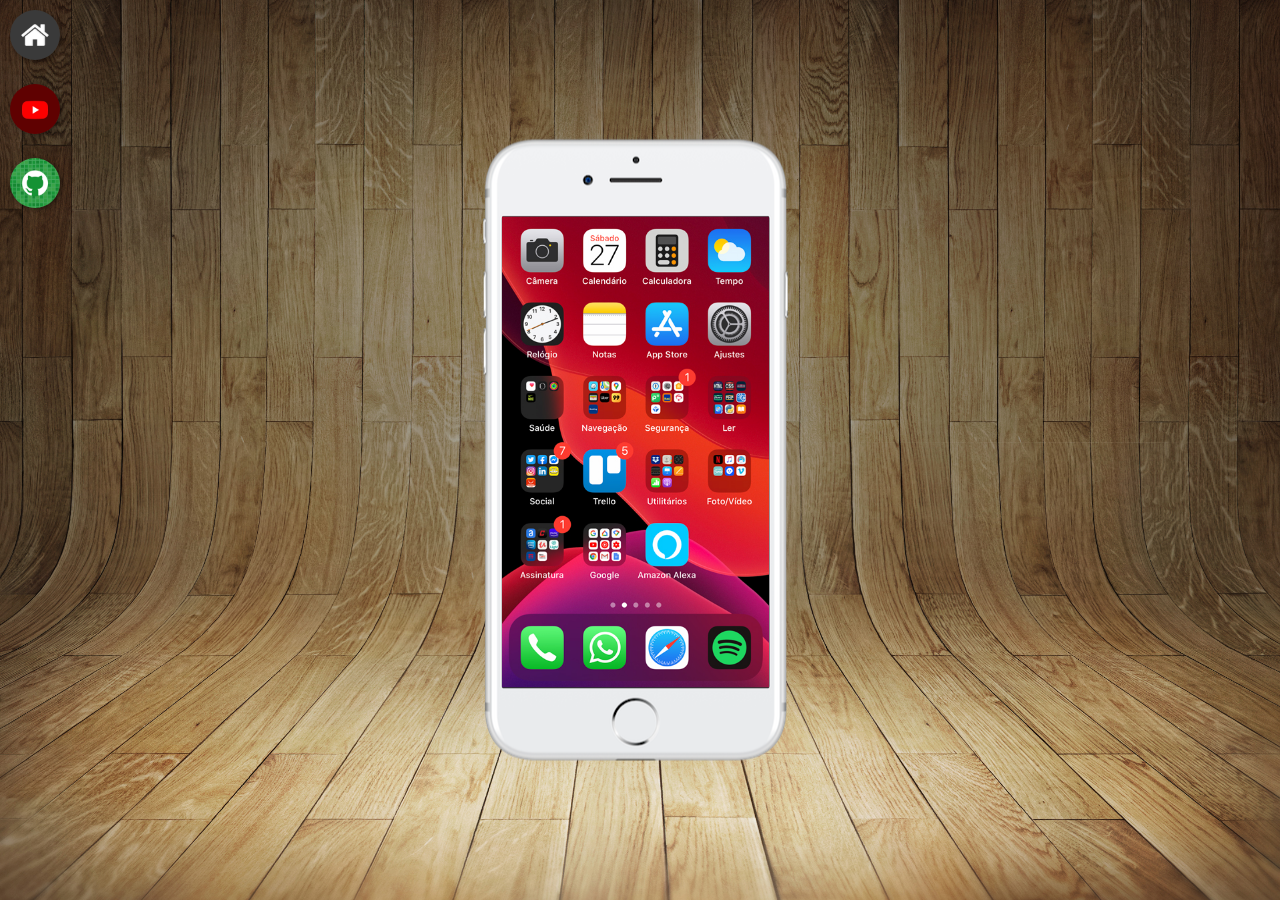
<file: index.html>
<!DOCTYPE html>
<html lang="pt-br">
<head>
    <meta charset="UTF-8">
    <meta name="viewport" content="width=device-width, initial-scale=1.0">
    <link rel="shortcut icon" href="favicon.ico" type="image/x-icon">
    <link rel="stylesheet" href="estilos/style.css">
    <title>Projeto redes socias</title>
</head>
<body>
    <main>
        <section id="telefone">
            <iframe src="home.html" name="tela" id="tela" frameborder="0">
                Seu navegador não é compatível com isso.
            </iframe>
        </section>
        <section id="redes-sociais">
            <a href="home.html" target="tela"><img src="imagens/logo-home.jpg" alt="Home"></a><br>
            <a href="youtube.html" target="tela"><img src="imagens/logo-youtube.jpg" alt="Youtube"></a><br>
            <a href="github.html" target="tela"><img src="imagens/logo-github.jpg" alt="Github"></a><br>
        </section>
    </main>
</body>
</html>
</file>
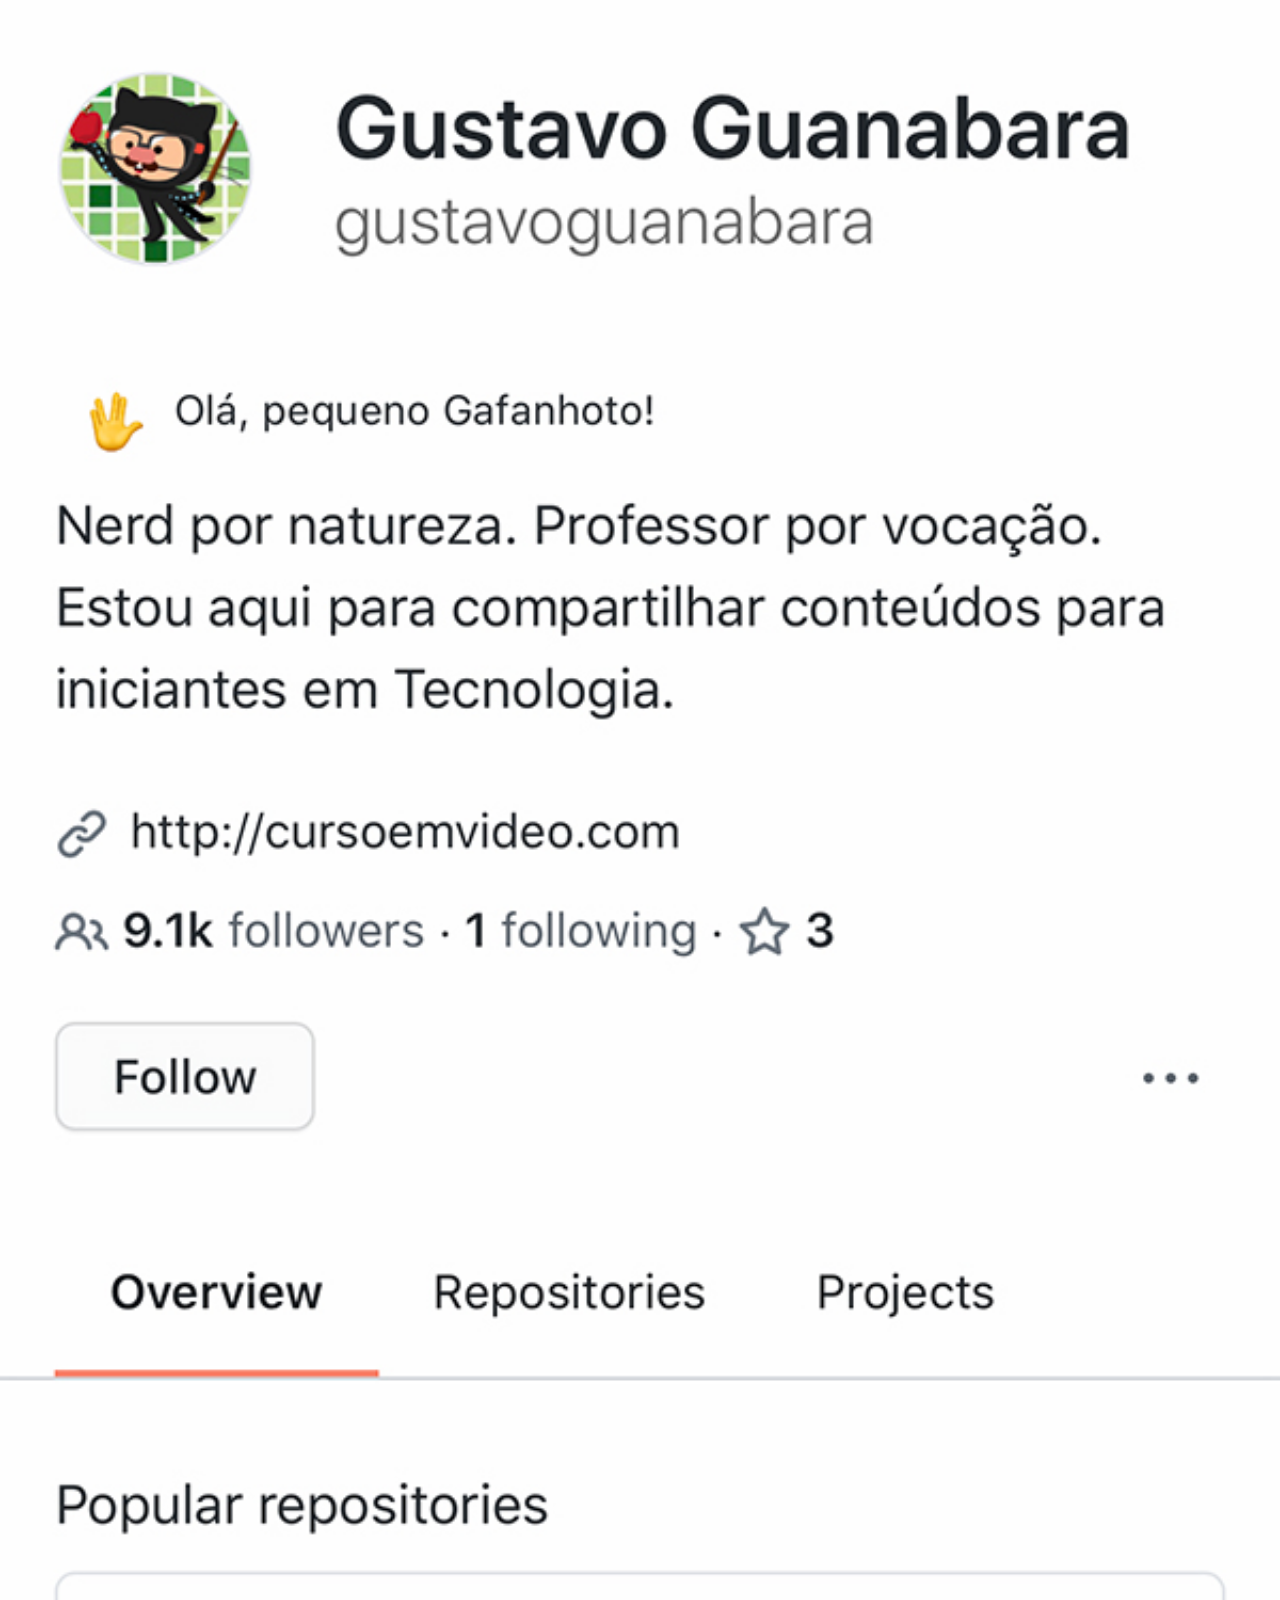
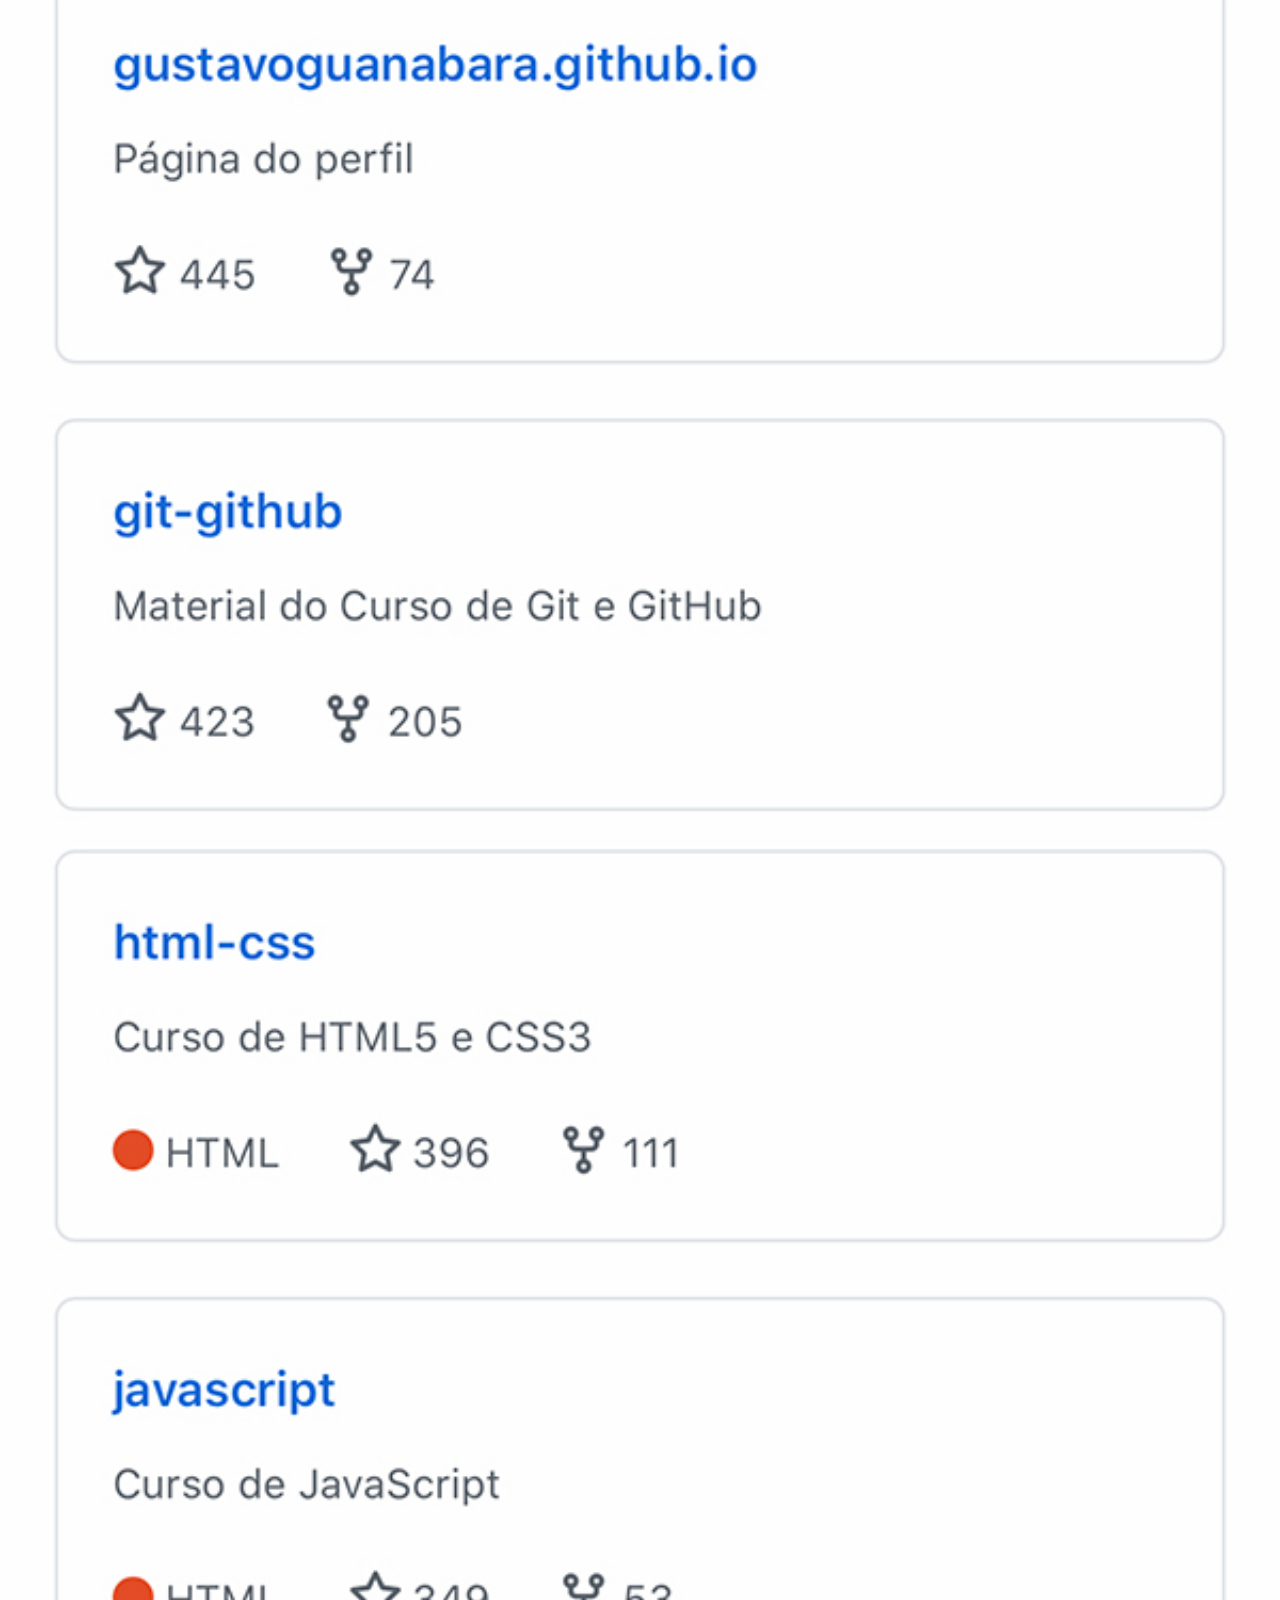
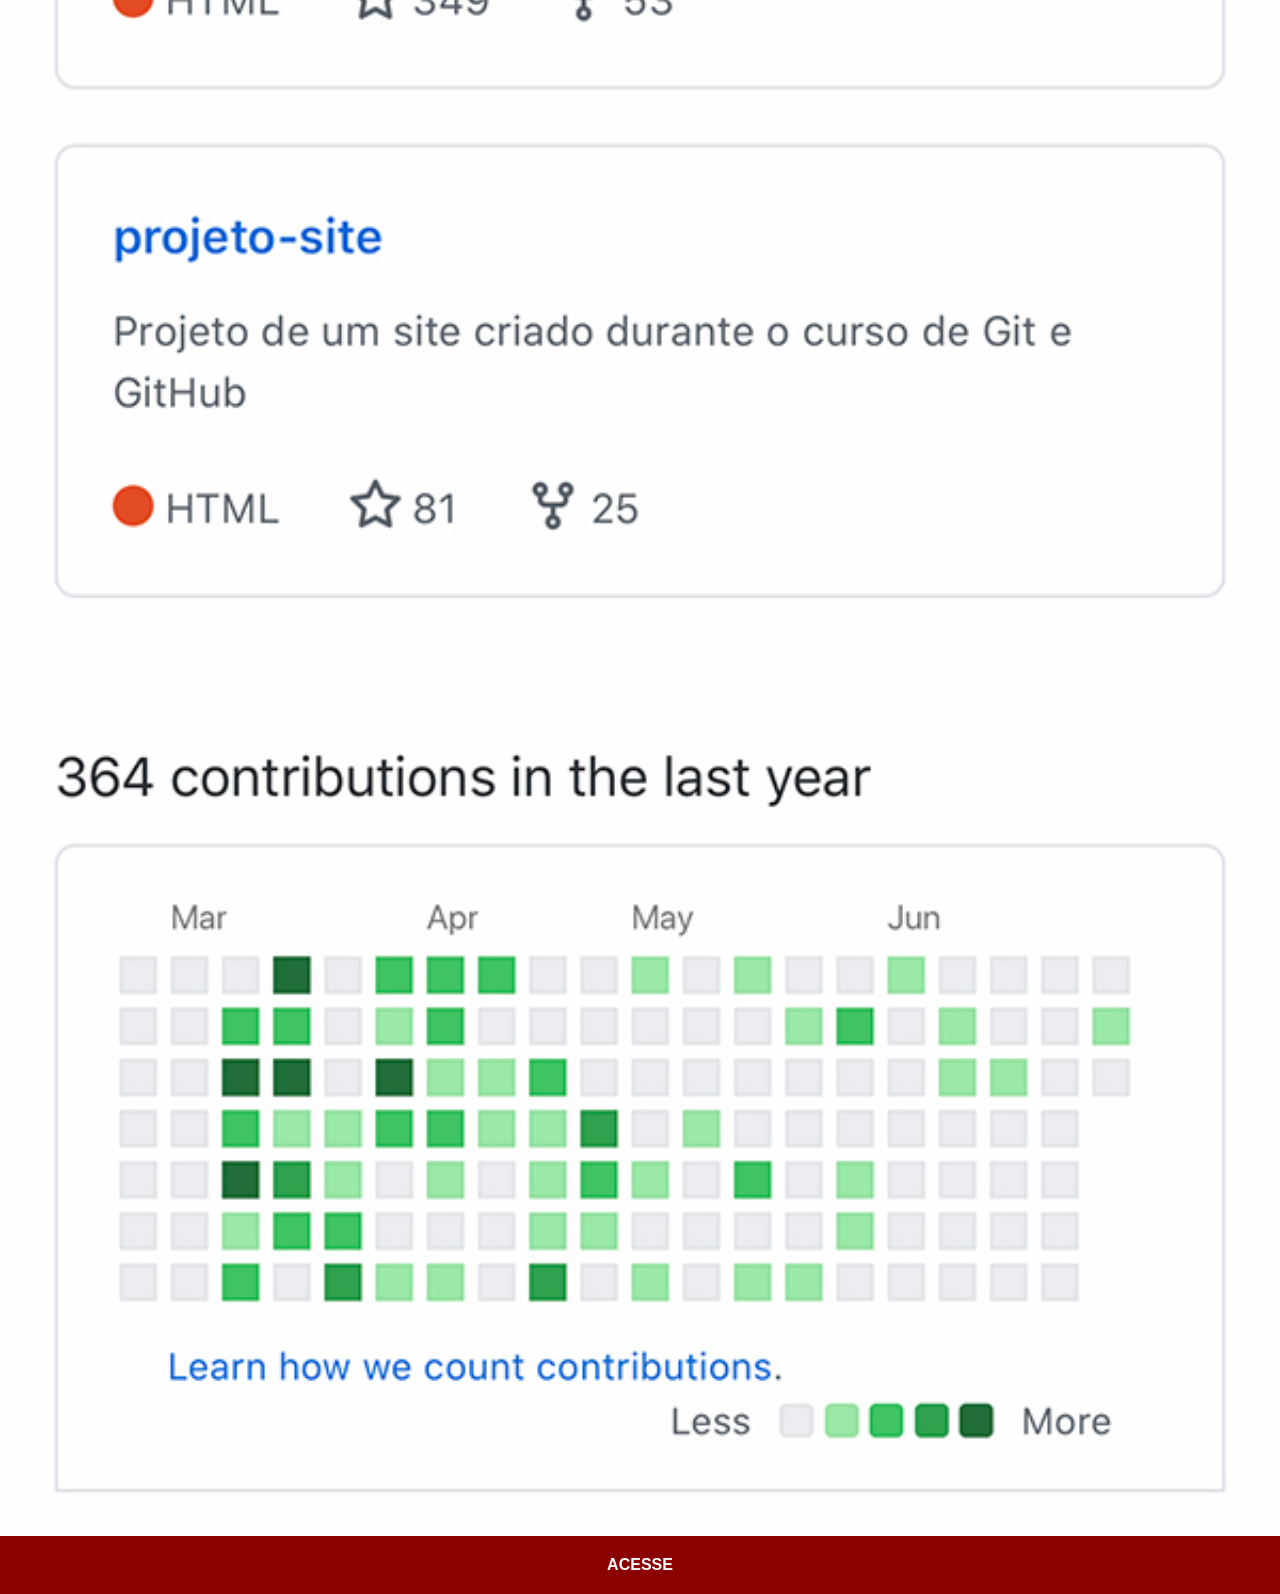
<file: github.html>
<!DOCTYPE html>
<html lang="pt-br">
<head>
    <meta charset="UTF-8">
    <meta name="viewport" content="width=device-width, initial-scale=1.0">
    <title>Github</title>
    <link rel="stylesheet" href="estilos/social.css">
</head>
<body>
    <img src="imagens/tela-github.jpg" alt="Github">
    <a href="https://github.com/gustavoguanabara/gustavoguanabara.github.io" target="_blank">ACESSE</a>
</body>
</html>
</file>
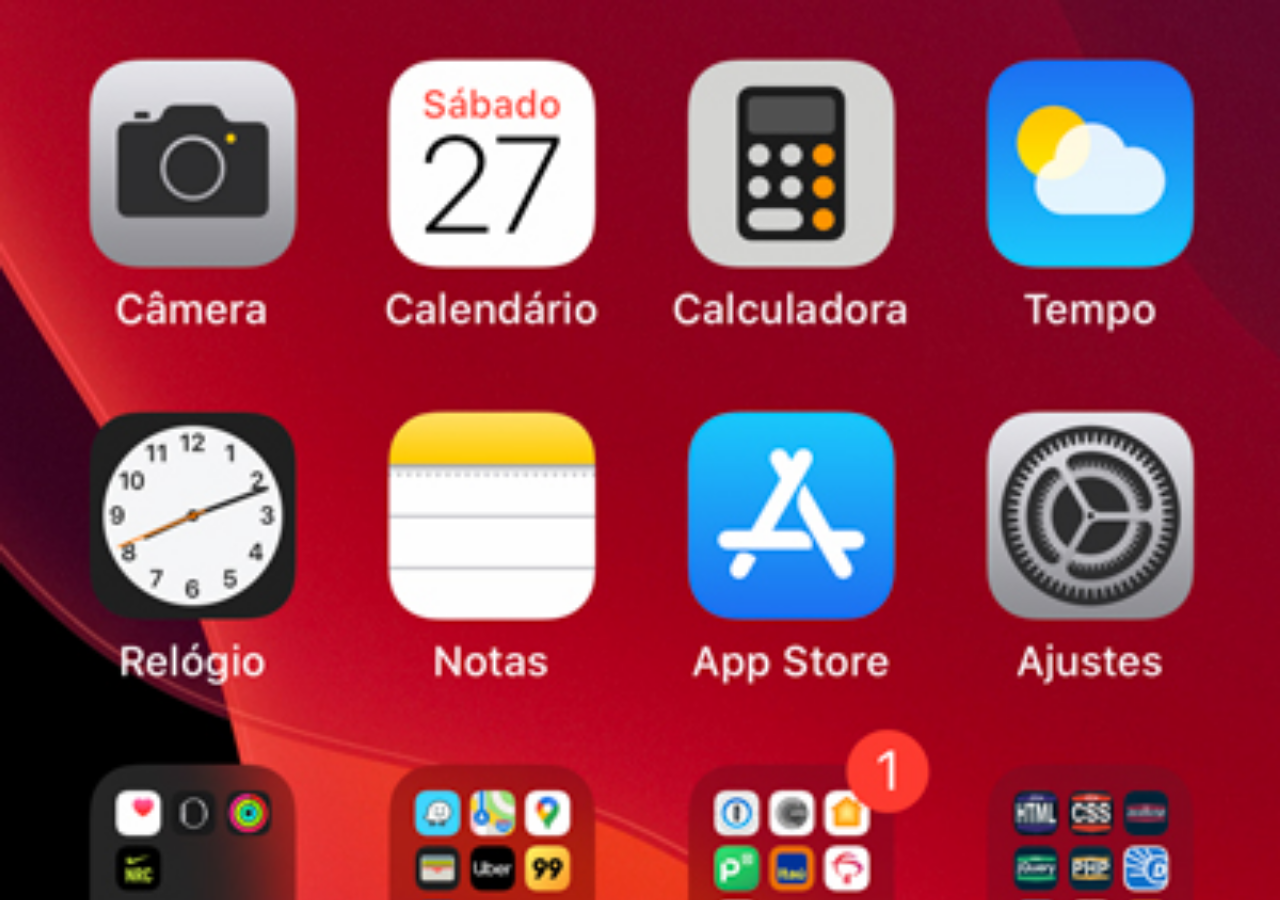
<file: home.html>
<!DOCTYPE html>
<html lang="pt-br">
<head>
    <meta charset="UTF-8">
    <meta name="viewport" content="width=device-width, initial-scale=1.0">
    <title>Home</title>
</head>
<style>
    * {
        margin: 0px;
        padding: 0px;
    }

    body {
        width: 100vw;
        height: 100vh;
        background: black url('imagens/tela-home.jpg') no-repeat top center;
        background-size: cover;
    }
</style>
<body>
    
</body>
</html>
</file>
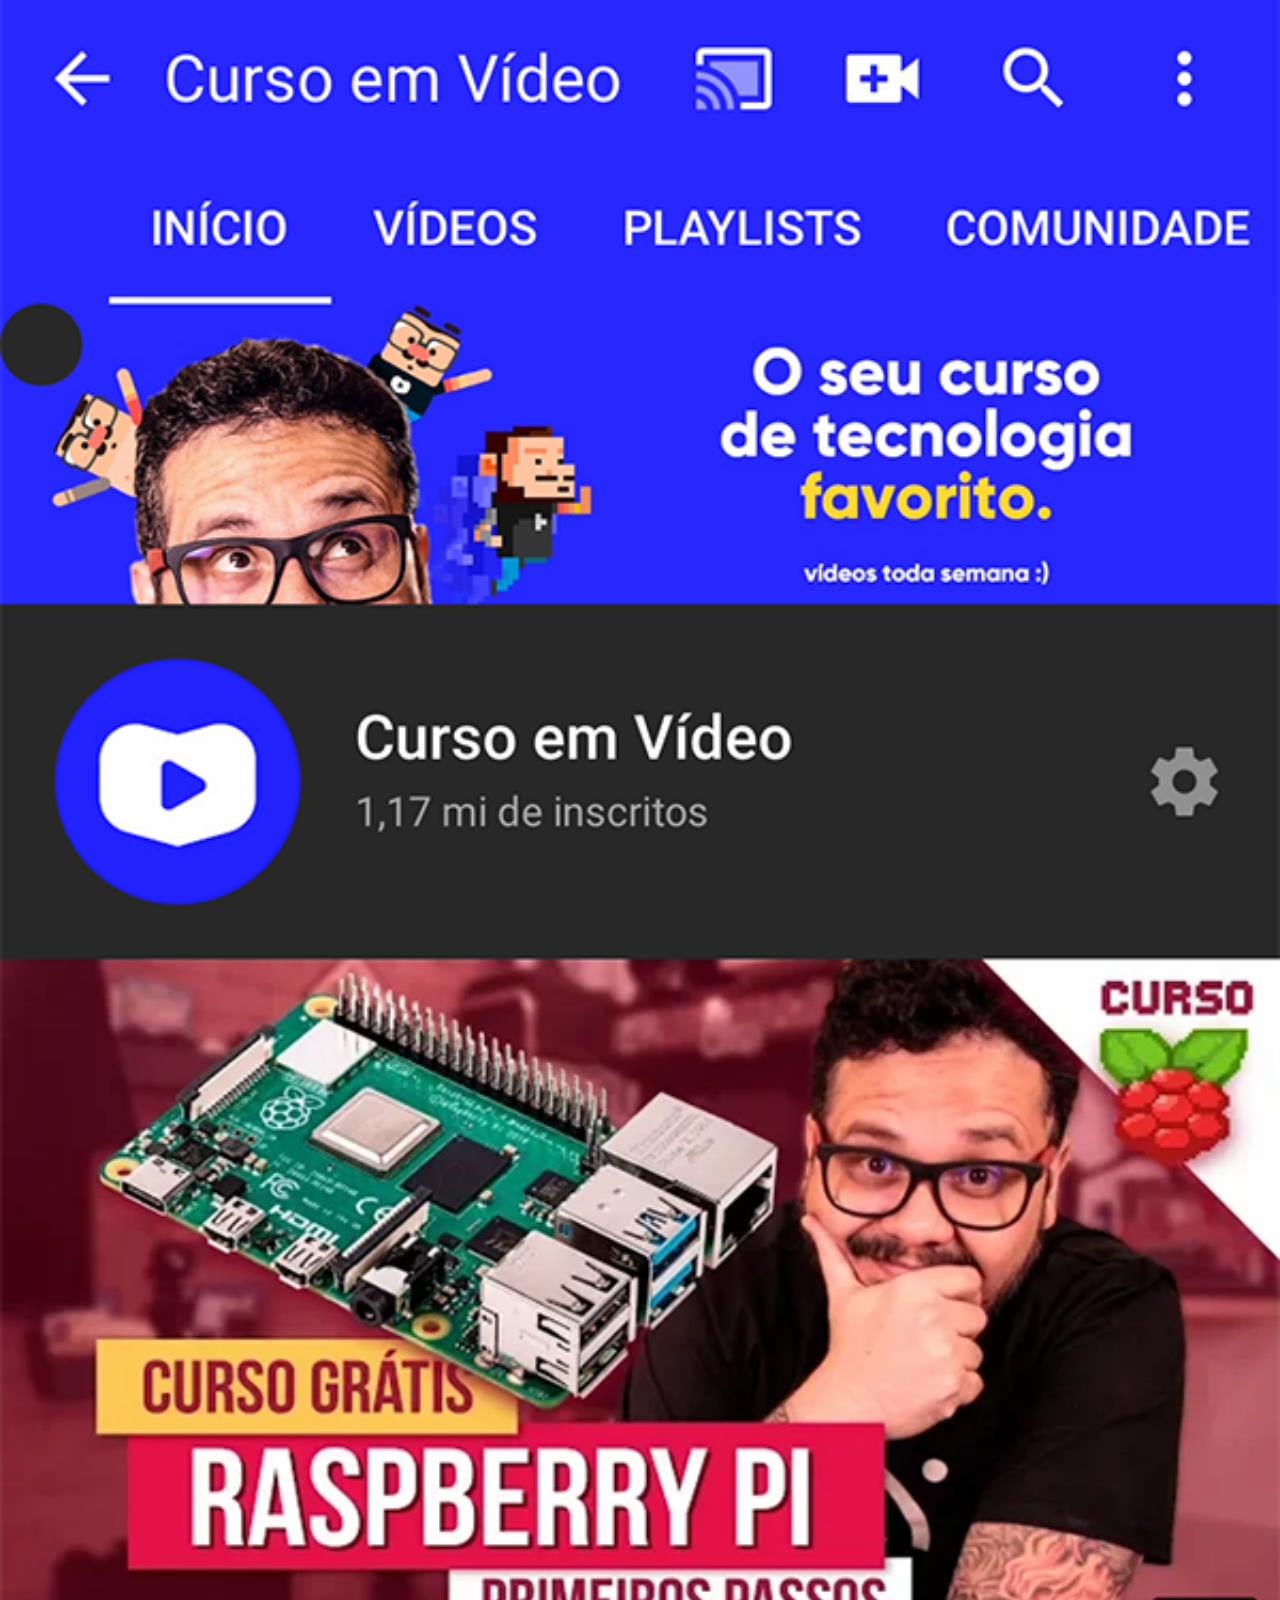
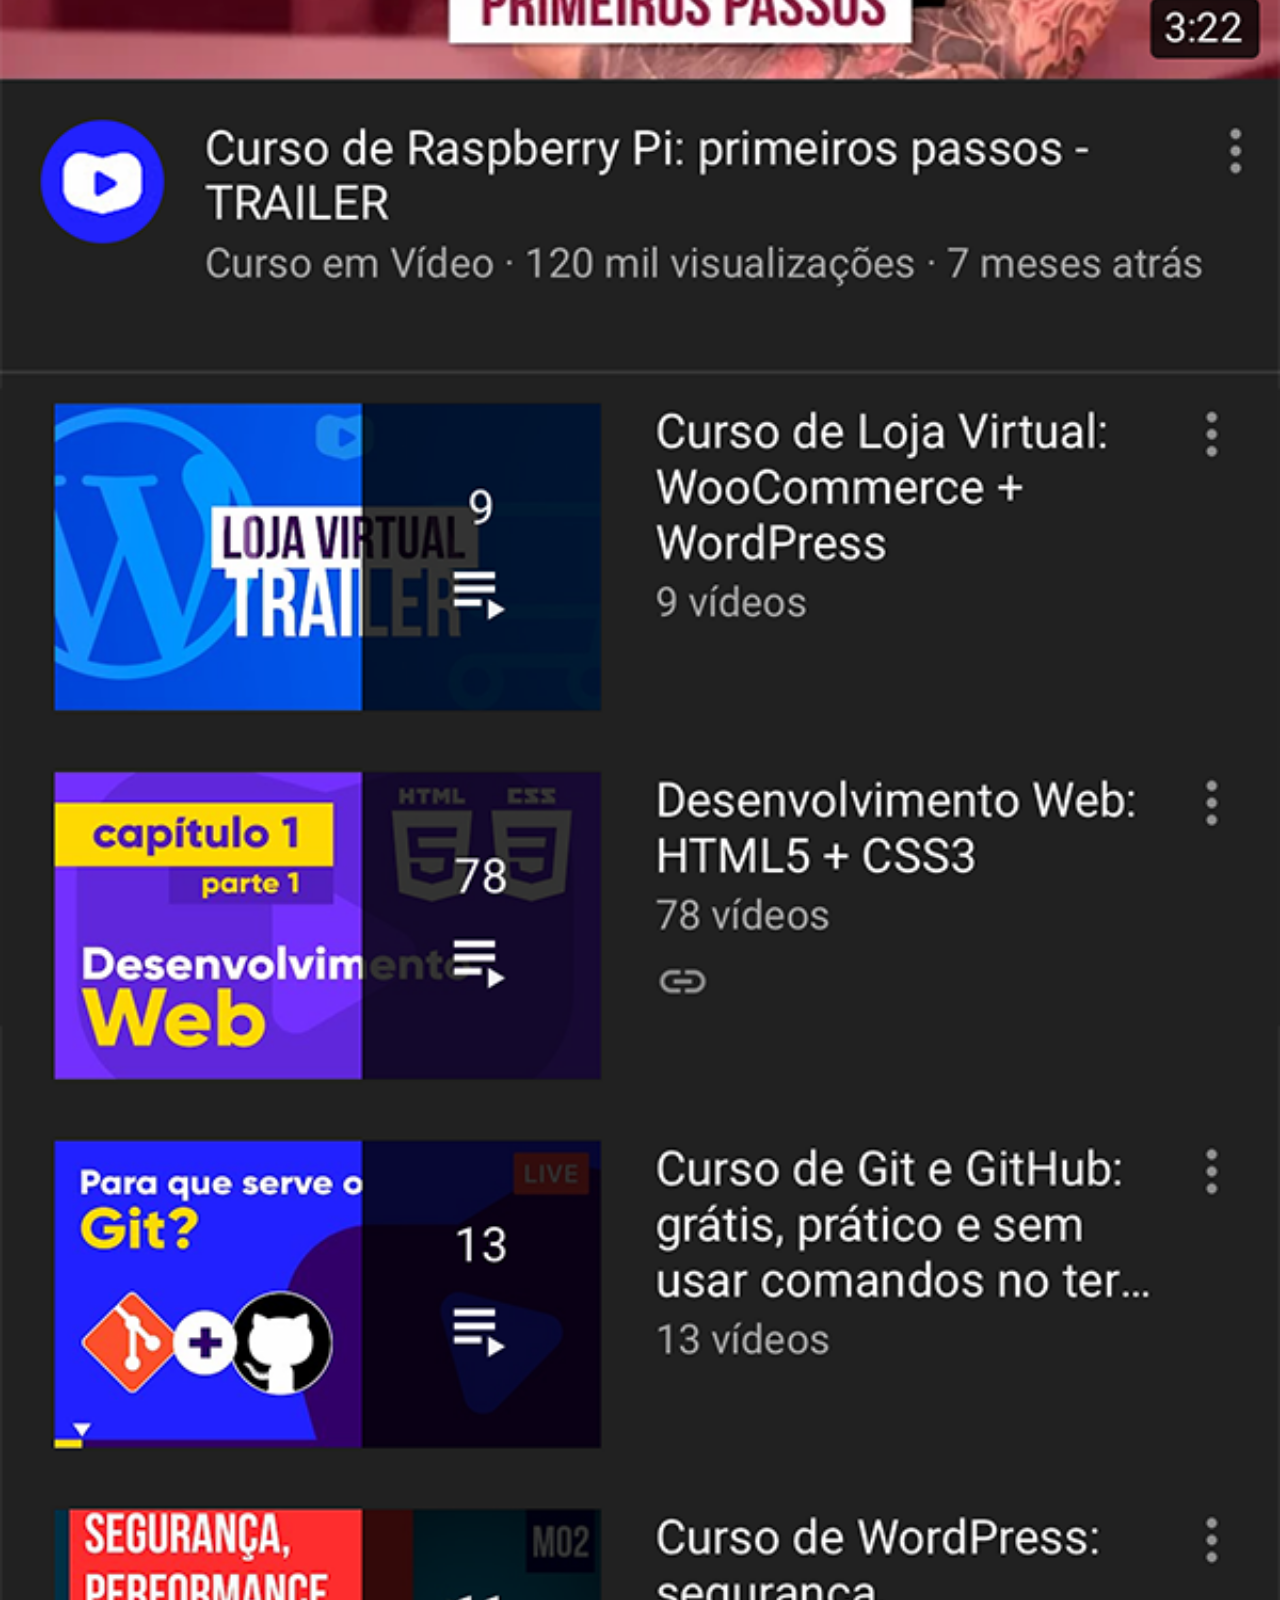
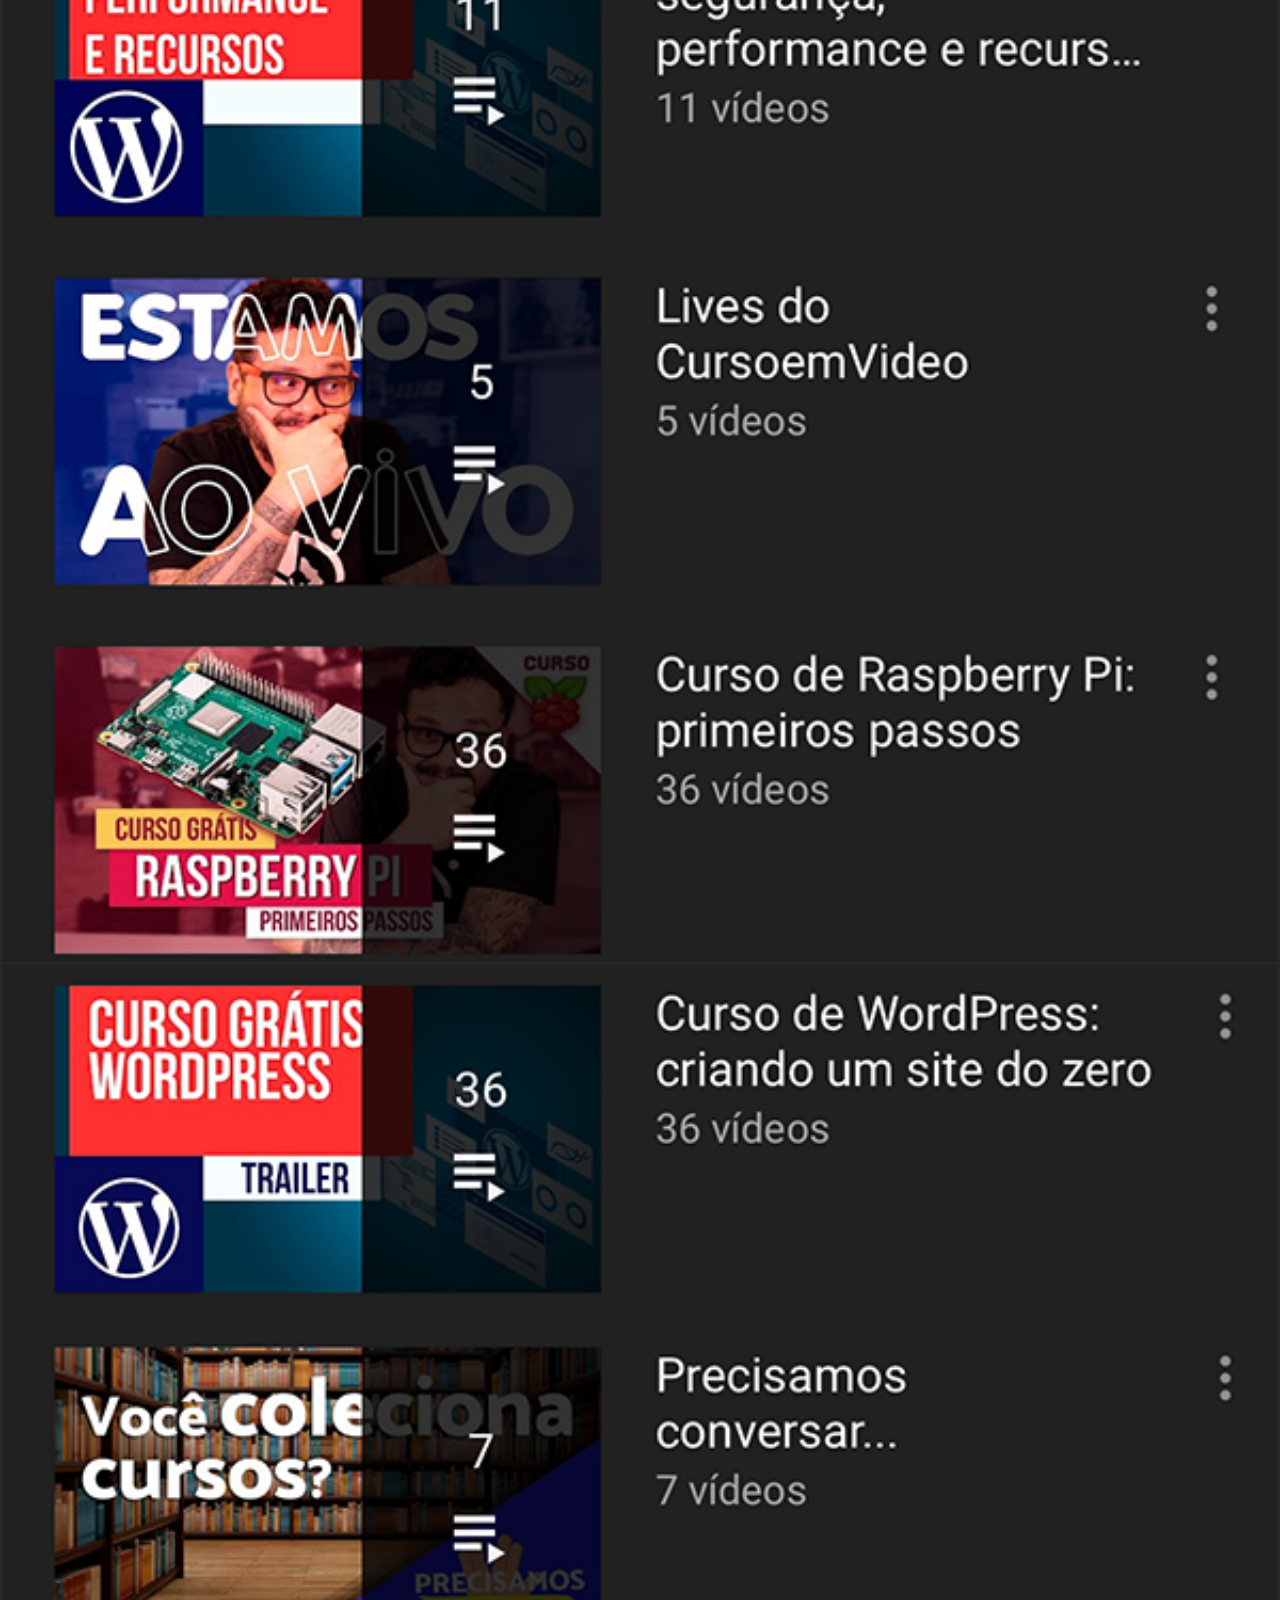
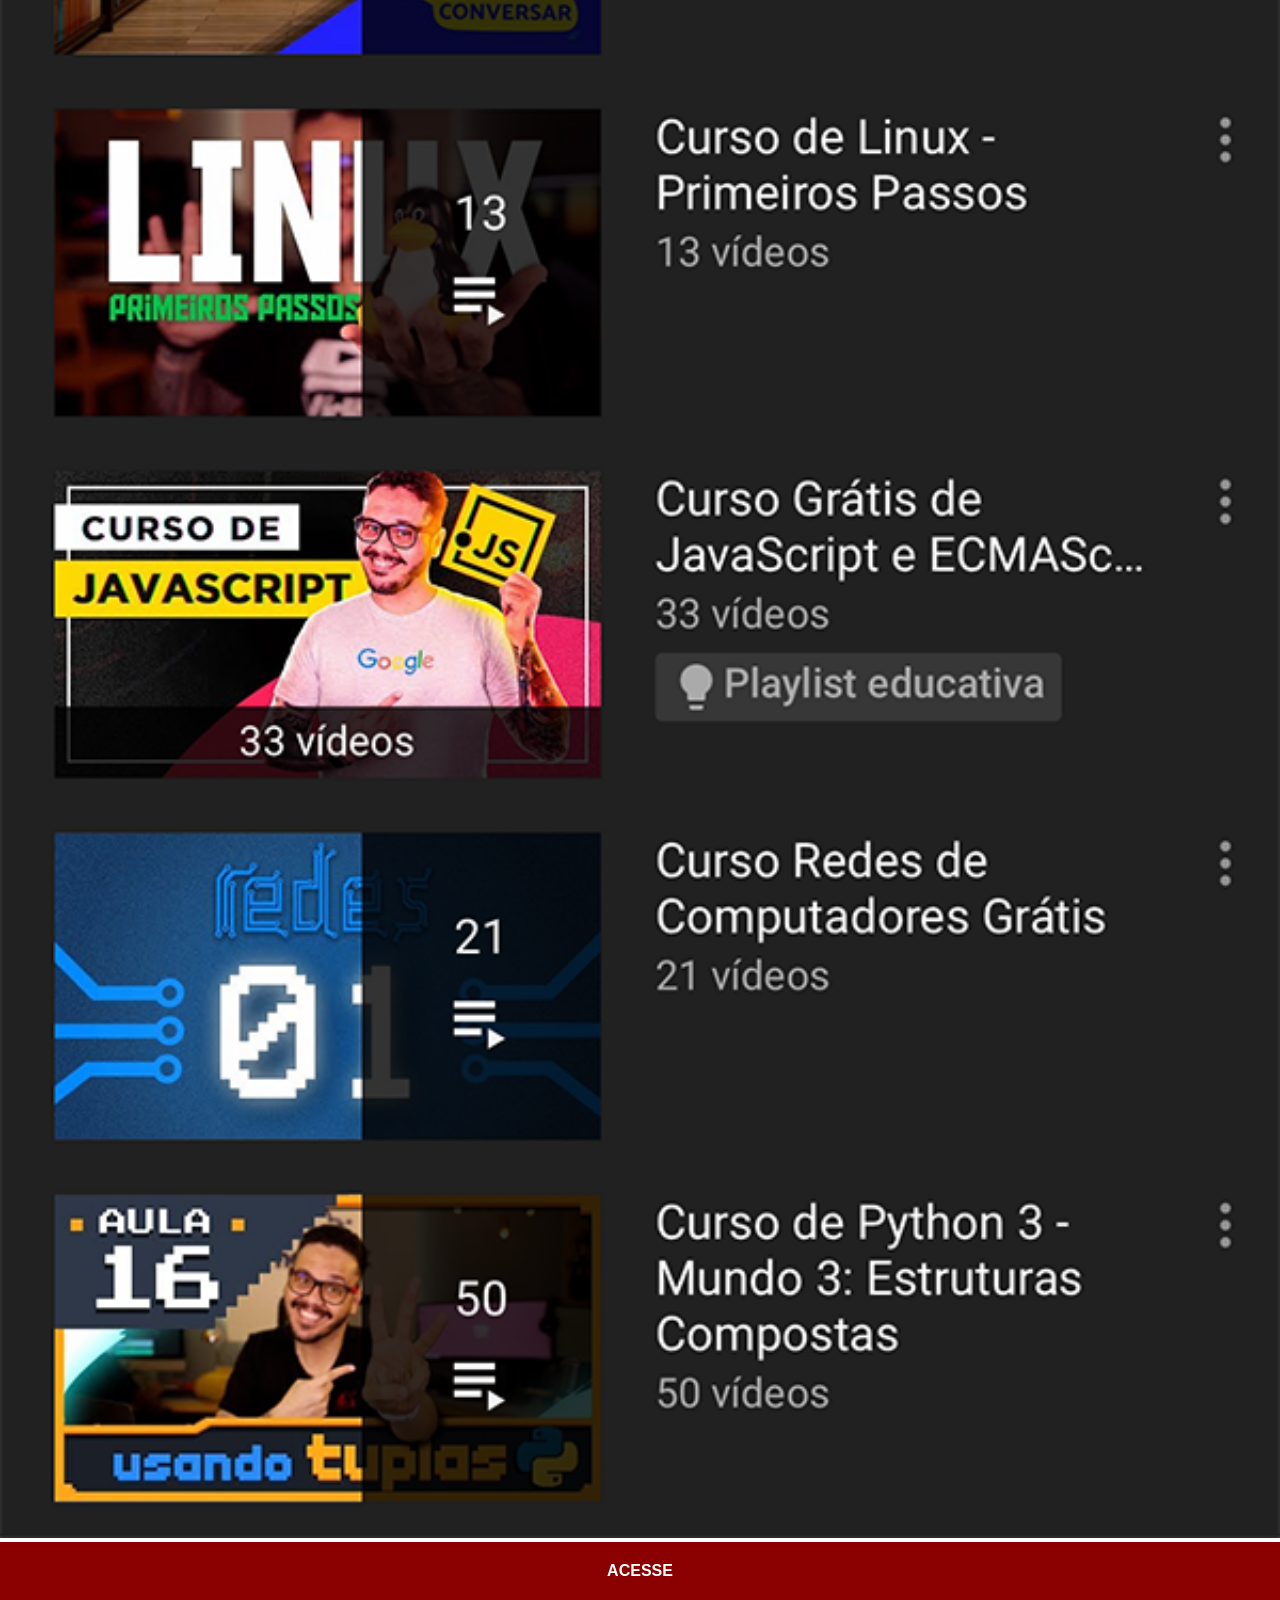
<file: youtube.html>
<!DOCTYPE html>
<html lang="pt-br">
<head>
    <meta charset="UTF-8">
    <meta name="viewport" content="width=device-width, initial-scale=1.0">
    <title>Youtube</title>
    <link rel="stylesheet" href="estilos/social.css">
</head>
<body>
    <img src="imagens/tela-youtube.png" alt="Youtube">
    <a href="https://www.youtube.com/c/CursoemVídeo/playlists" target="_blank">ACESSE</a>
</body>
</html>
</file>
<file: estilos/style.css>
@charset "UTF-8";

* {
    margin: 0px;
    padding: 0px;
    font-family: Arial, Helvetica, sans-serif;
}

html, body {
    height: 100vh;
    width: 100vw;
    background-color: black;
}

body {
    background: url('../imagens/fundo-madeira.jpg') no-repeat top center;
    background-size: cover;
    background-attachment: fixed;
}

main {
    position: relative;
    height: 100vh;
}

section#telefone {
    position: absolute;
    top: 50%;
    left: 50%;;
    transform: translate(-50%, -50%);
    height: 627px;
    width: 320px;
    background: url('../imagens/frame-iphone.png') no-repeat;
}

iframe#tela {
    position: relative;
    top: 80px;
    left: 22px;
    width: 267px;
    height: 471px;
}

section#redes-sociais img {
    width: 50px;
    margin: 10px;
    border-radius: 50%;
    box-shadow: 2px 2px 5px rgba(0, 0, 0, 0.4);
    box-sizing: border-box;
}

section#redes-sociais img:hover {
    border: 2px solid rgba(255, 255, 255, 0.603);
    transform: translate(-3px, -3px);
    box-shadow: 5px 5px 10px rgba(0, 0, 0, 0.594);
    transition: transform 0.5s;
}
</file>
<file: estilos/social.css>
* {
    margin: 0px;
    padding: 0px;
    font-family: Arial, Helvetica, sans-serif;
}

::-webkit-scrollbar {
    width: 0px;
    padding: 0px;
}

img {
    width: 100vw;
}

a {
    display: block;
    background-color: darkred;
    color: white;
    padding: 20px;
    text-align: center;
    font-weight: bolder;
    text-decoration: none;
}

a:hover {
    background-color: red;
}
</file>
